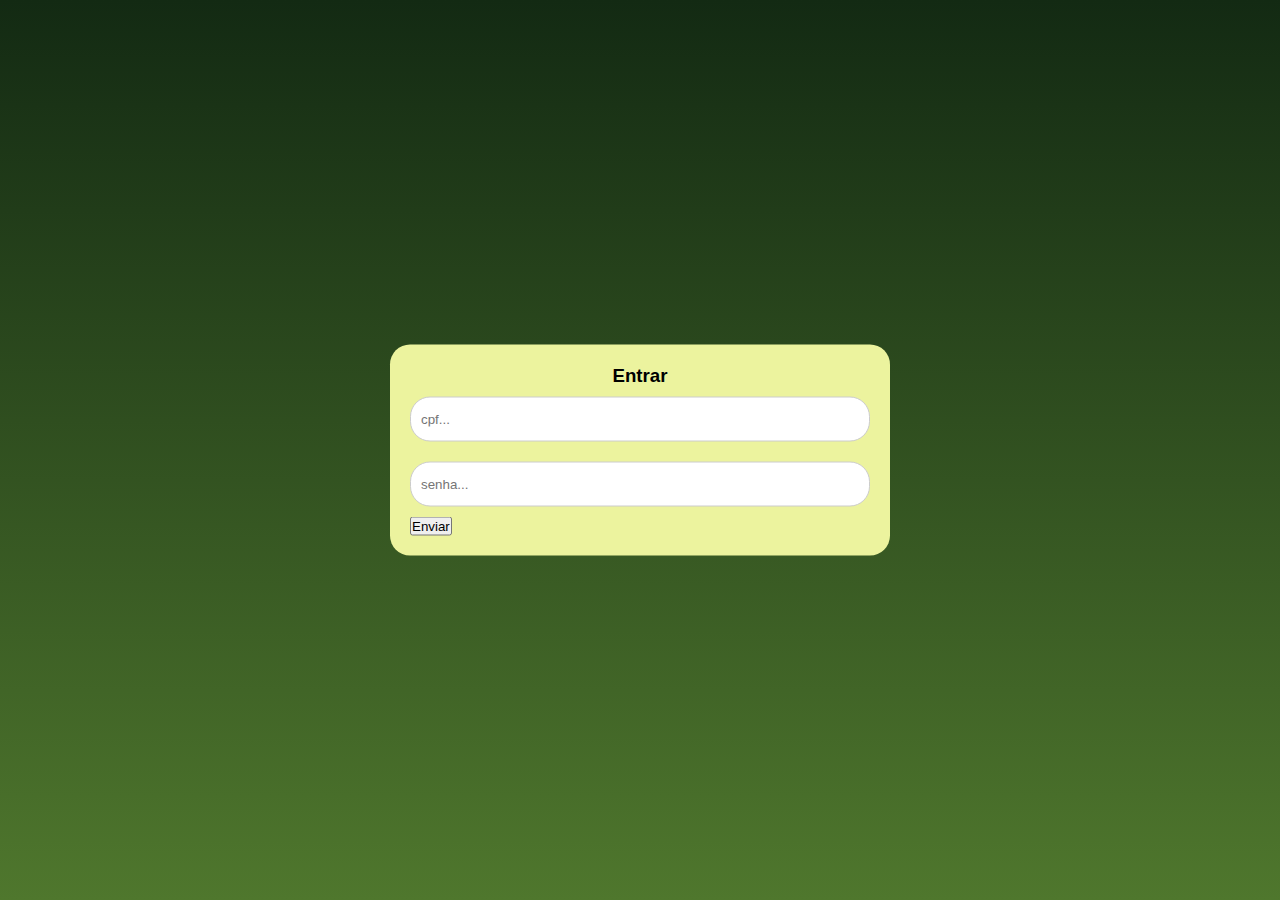
<file: pagina cadastro/index.html>
<html>

<head>
    <title>RML</title>
    <link href="style.css" rel="stylesheet" />
    <meta name="viewport" content="width=device-width, initial-scale=1.0">
    <link rel="shortcut icon" href="../pagina inicial/assets/img/folha2.png">

</head>

<body>
    <form>
        <h3>Entrar</h3>
        <input id="email" type="text" name="email" placeholder="cpf..." />
        <input type="password" id="senha" name="senha" placeholder="senha..." />
        <input type="button" onclick='x()' name="acao" value="Enviar" />
    </form>
    <script>
        function x() {
            let url = 'http://10.87.207.18:8080/RMLback/login'
            var settings = {
                headers: {
                    'Accept': 'application/json',
                    'Content-Type': 'application/json'
                },
                method: "POST",
                body: JSON.stringify({  
                    "cpf":document.querySelectorAll('input')[0].value, 
                    "senha":document.querySelectorAll('input')[1].value
                })
            }

            async function getiten() {
                let iten = await fetch(url, settings)
                let response = await iten.json()
                return response
            }
            getiten().then(resp => {
                console.log(resp)
            })
        }
    </script>
</body>

</html>
</file>
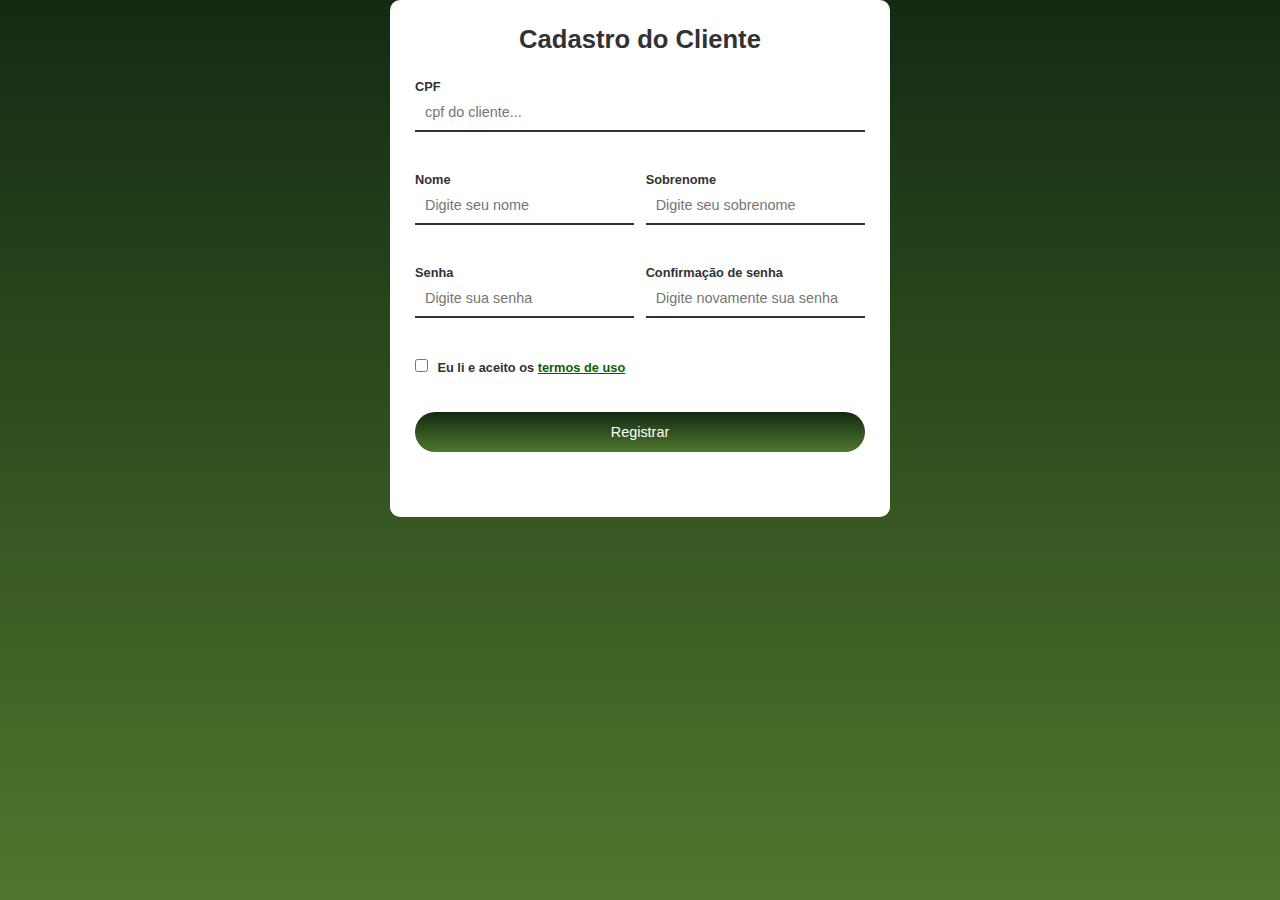
<file: pagina clientes/form_register_com_validacao-master/index.html>
<!DOCTYPE html>
<html lang="en">
  <head>
    <meta charset="UTF-8">
    <meta name="viewport" content="width=device-width, initial-scale=1.0">
    <meta http-equiv="X-UA-Compatible" content="ie=edge">
    <title>RML</title>
    <link rel="stylesheet" href="css/styles.css">
    <link rel="shortcut icon" href="../form_register_com_validacao-master/img/folha2.png">
  </head>
  <body>
    <div class= "body">
      <div id="main-container">
        <h1>Cadastro do Cliente</h1>
        <form id="register-form" action="">
          <div class="full-box">
            <label for="email">CPF</label>
            <input type="email" name="email" id="email" placeholder="cpf do cliente..." data-min-length="2" data-email-validate>
          </div>
          <div class="half-box spacing">
              <label for="name">Nome</label>
              <input type="text" name="name" id="name" placeholder="Digite seu nome" data-required data-min-length="3" data-max-length="16">
          </div>
          <div class="half-box">
              <label for="lastname">Sobrenome</label>
              <input type="text" name="lastname" id="lastname" placeholder="Digite seu sobrenome" data-required data-only-letters>
          </div>
          <div class="half-box spacing">
            <label for="lastname">Senha</label>
            <input type="password" name="password" id="password" placeholder="Digite sua senha" data-password-validate data-required>
          </div>
          <div class="half-box">
            <label for="passconfirmation">Confirmação de senha</label>
            <input type="password" name="passconfirmation" id="passwordconfirmation" placeholder="Digite novamente sua senha" data-equal="password">
          </div>
          <div>
            <input type="checkbox" name="agreement" id="agreement">
            <label for="agreement" id="agreement-label">Eu li e aceito os <a href="#">termos de uso</a></label>
          </div>
          <div class="full-box">
            <input id="btn-submit" type="submit" value="Registrar">
          </div>
        </form>
      </div>
    </div>
    <p class="error-validation template"></p>
    <script src="js/scripts.js"></script>
  </body>
</html>
</file>
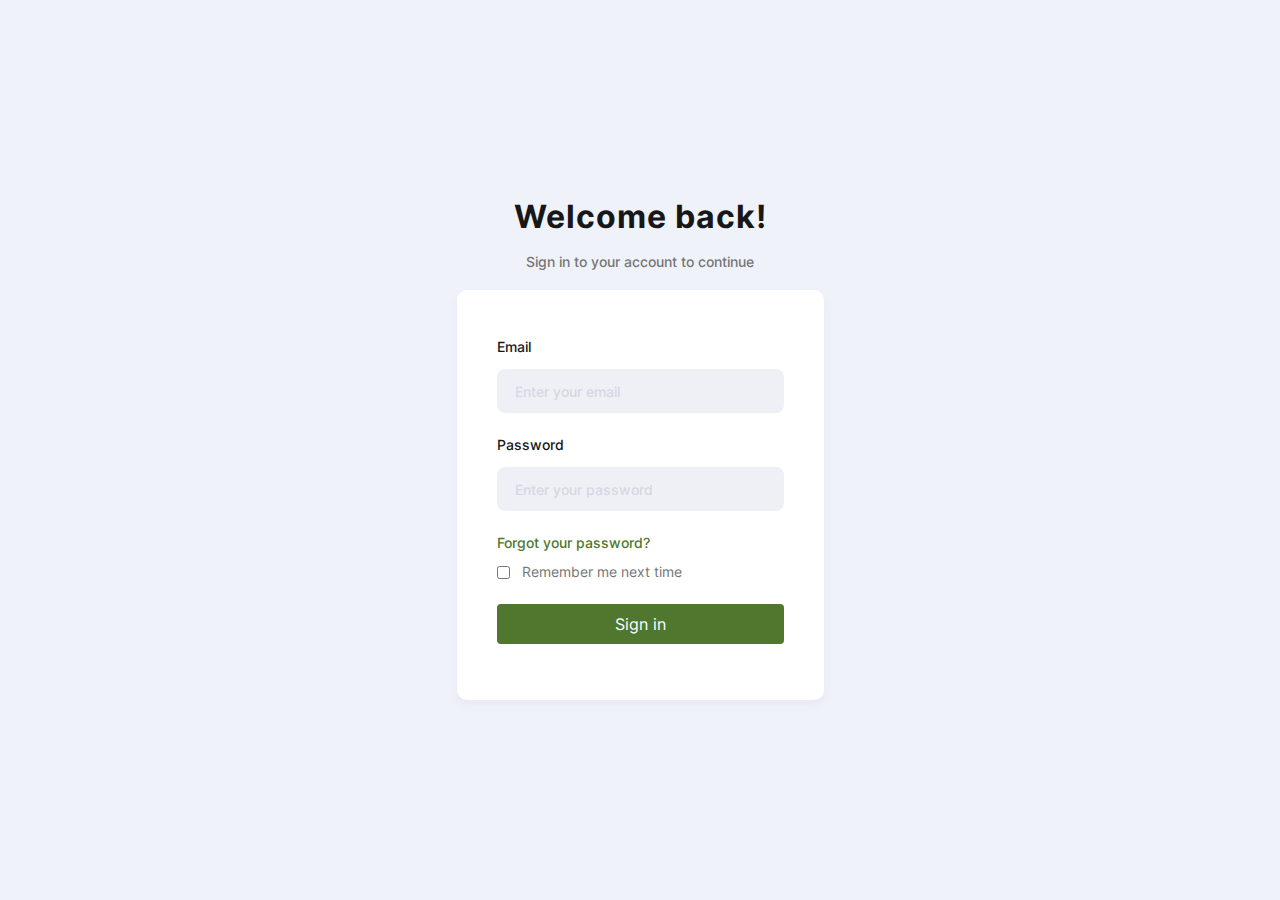
<file: pagina admin/signin.html>
<!DOCTYPE html><html lang="en"><head>  <meta charset="UTF-8">  <meta http-equiv="X-UA-Compatible" content="IE=edge">  <meta name="viewport" content="width=device-width, initial-scale=1.0">  <title>Elegant Dashboard | Sign In</title>  <!-- Favicon -->  <link rel="shortcut icon" href="./img/svg/logo.svg" type="image/x-icon">  <!-- Custom styles -->  <link rel="stylesheet" href="./css/style.min.css"></head><body>  <div class="layer"></div><main class="page-center">  <article class="sign-up">    <h1 class="sign-up__title">Welcome back!</h1>    <p class="sign-up__subtitle">Sign in to your account to continue</p>    <form class="sign-up-form form" action="" method="">      <label class="form-label-wrapper">        <p class="form-label">Email</p>        <input class="form-input" type="email" placeholder="Enter your email" required>      </label>      <label class="form-label-wrapper">        <p class="form-label">Password</p>        <input class="form-input" type="password" placeholder="Enter your password" required>      </label>      <a class="link-info forget-link" href="##">Forgot your password?</a>      <label class="form-checkbox-wrapper">        <input class="form-checkbox" type="checkbox" required>        <span class="form-checkbox-label">Remember me next time</span>      </label>      <button class="form-btn primary-default-btn transparent-btn">Sign in</button>    </form>  </article></main><!-- Chart library --><script src="./plugins/chart.min.js"></script><!-- Icons library --><script src="plugins/feather.min.js"></script><!-- Custom scripts --><script src="js/script.js"></script></body></html>
</file>
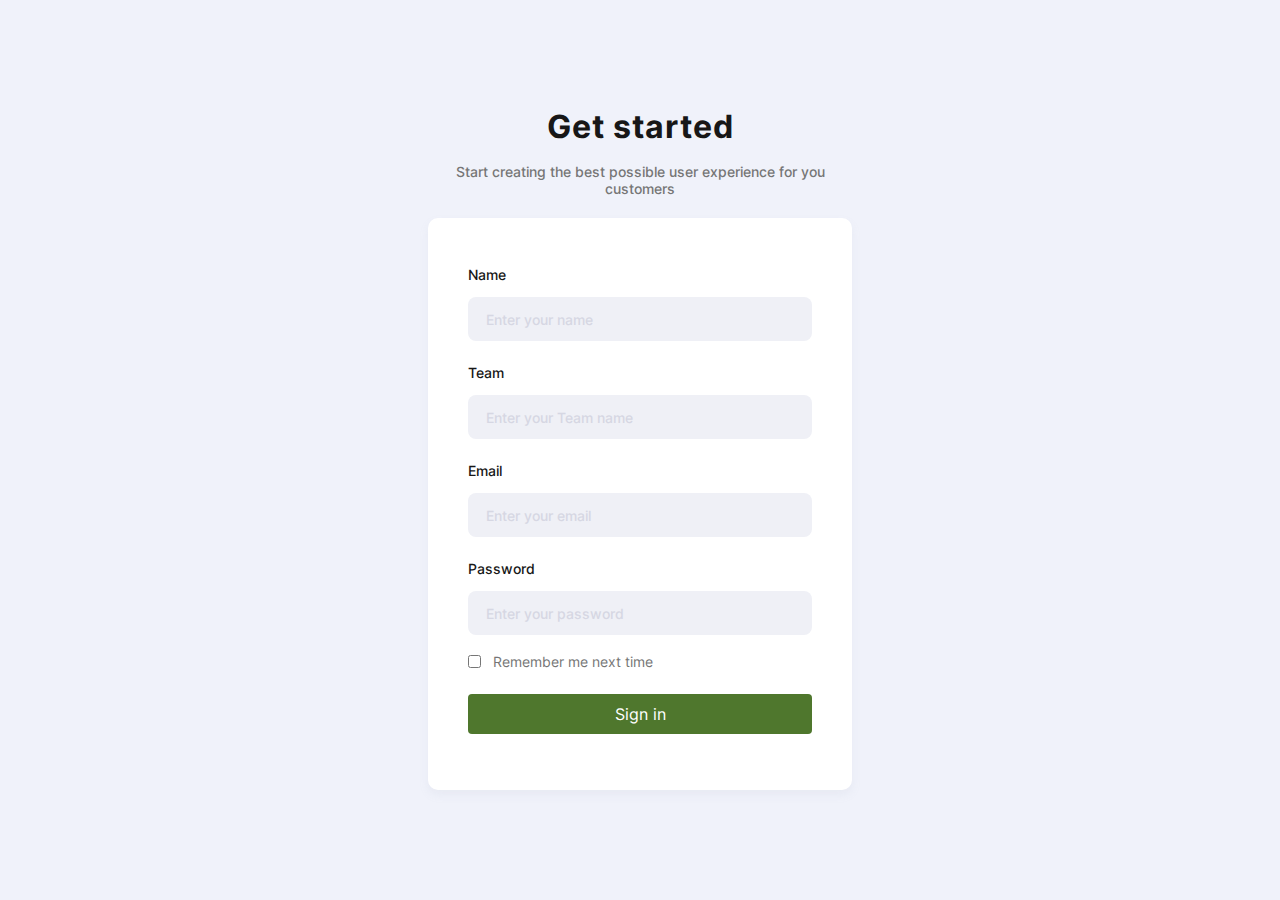
<file: pagina admin/signup.html>
<!DOCTYPE html><html lang="en"><head>  <meta charset="UTF-8">  <meta http-equiv="X-UA-Compatible" content="IE=edge">  <meta name="viewport" content="width=device-width, initial-scale=1.0">  <title>Elegant Dashboard | Sign Up</title>  <!-- Favicon -->  <link rel="shortcut icon" href="./img/svg/logo.svg" type="image/x-icon">  <!-- Custom styles -->  <link rel="stylesheet" href="./css/style.min.css"></head><body>  <div class="layer"></div><main class="page-center">  <article class="sign-up">    <h1 class="sign-up__title">Get started</h1>    <p class="sign-up__subtitle">Start creating the best possible user experience for you customers</p>    <form class="sign-up-form form" action="" method="">      <label class="form-label-wrapper">        <p class="form-label">Name</p>        <input class="form-input" type="text" placeholder="Enter your name" required>      </label>      <label class="form-label-wrapper">        <p class="form-label">Team</p>        <input class="form-input" type="email" placeholder="Enter your Team name" required>      </label>      <label class="form-label-wrapper">        <p class="form-label">Email</p>        <input class="form-input" type="email" placeholder="Enter your email" required>      </label>      <label class="form-label-wrapper">        <p class="form-label">Password</p>        <input class="form-input" type="password" placeholder="Enter your password" required>      </label>      <label class="form-checkbox-wrapper">        <input class="form-checkbox" type="checkbox" required>        <span class="form-checkbox-label">Remember me next time</span>      </label>      <button class="form-btn primary-default-btn transparent-btn">Sign in</button>    </form>  </article></main><!-- Chart library --><script src="./plugins/chart.min.js"></script><!-- Icons library --><script src="plugins/feather.min.js"></script><!-- Custom scripts --><script src="js/script.js"></script></body></html>
</file>
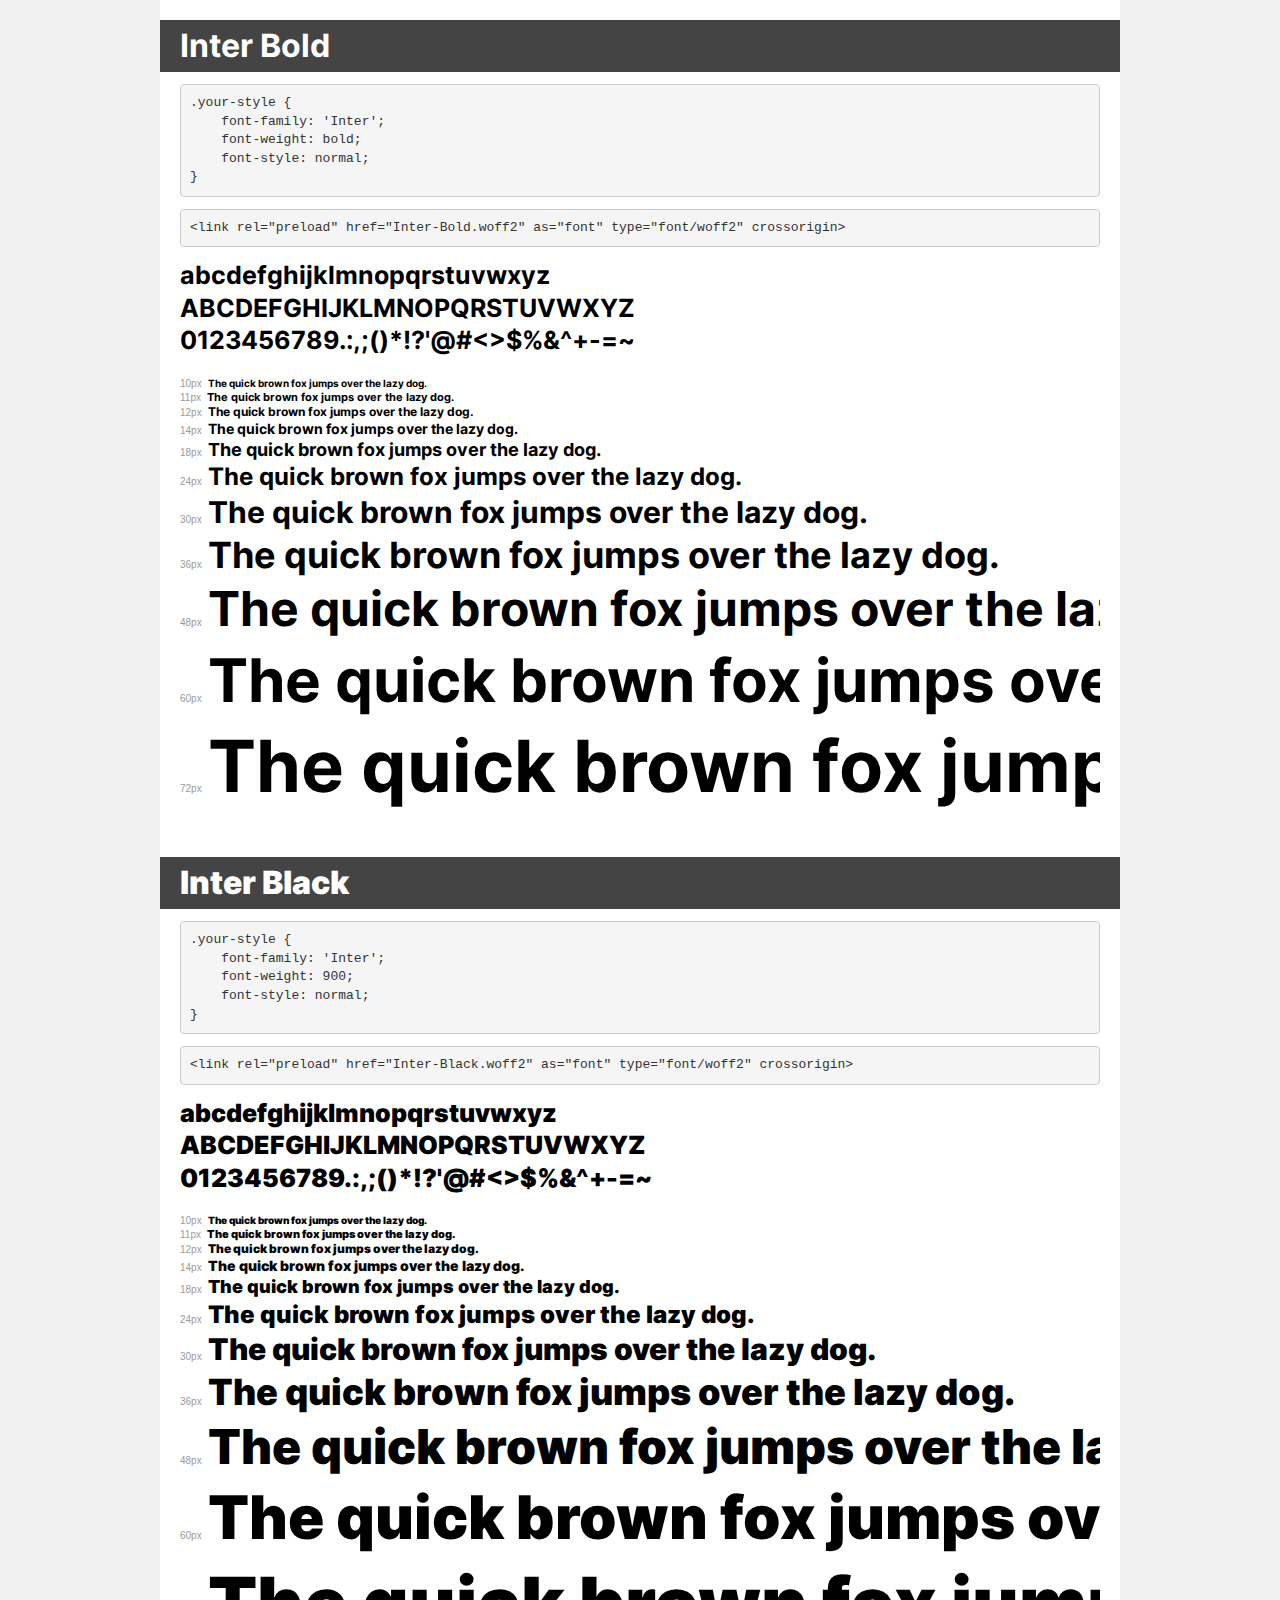
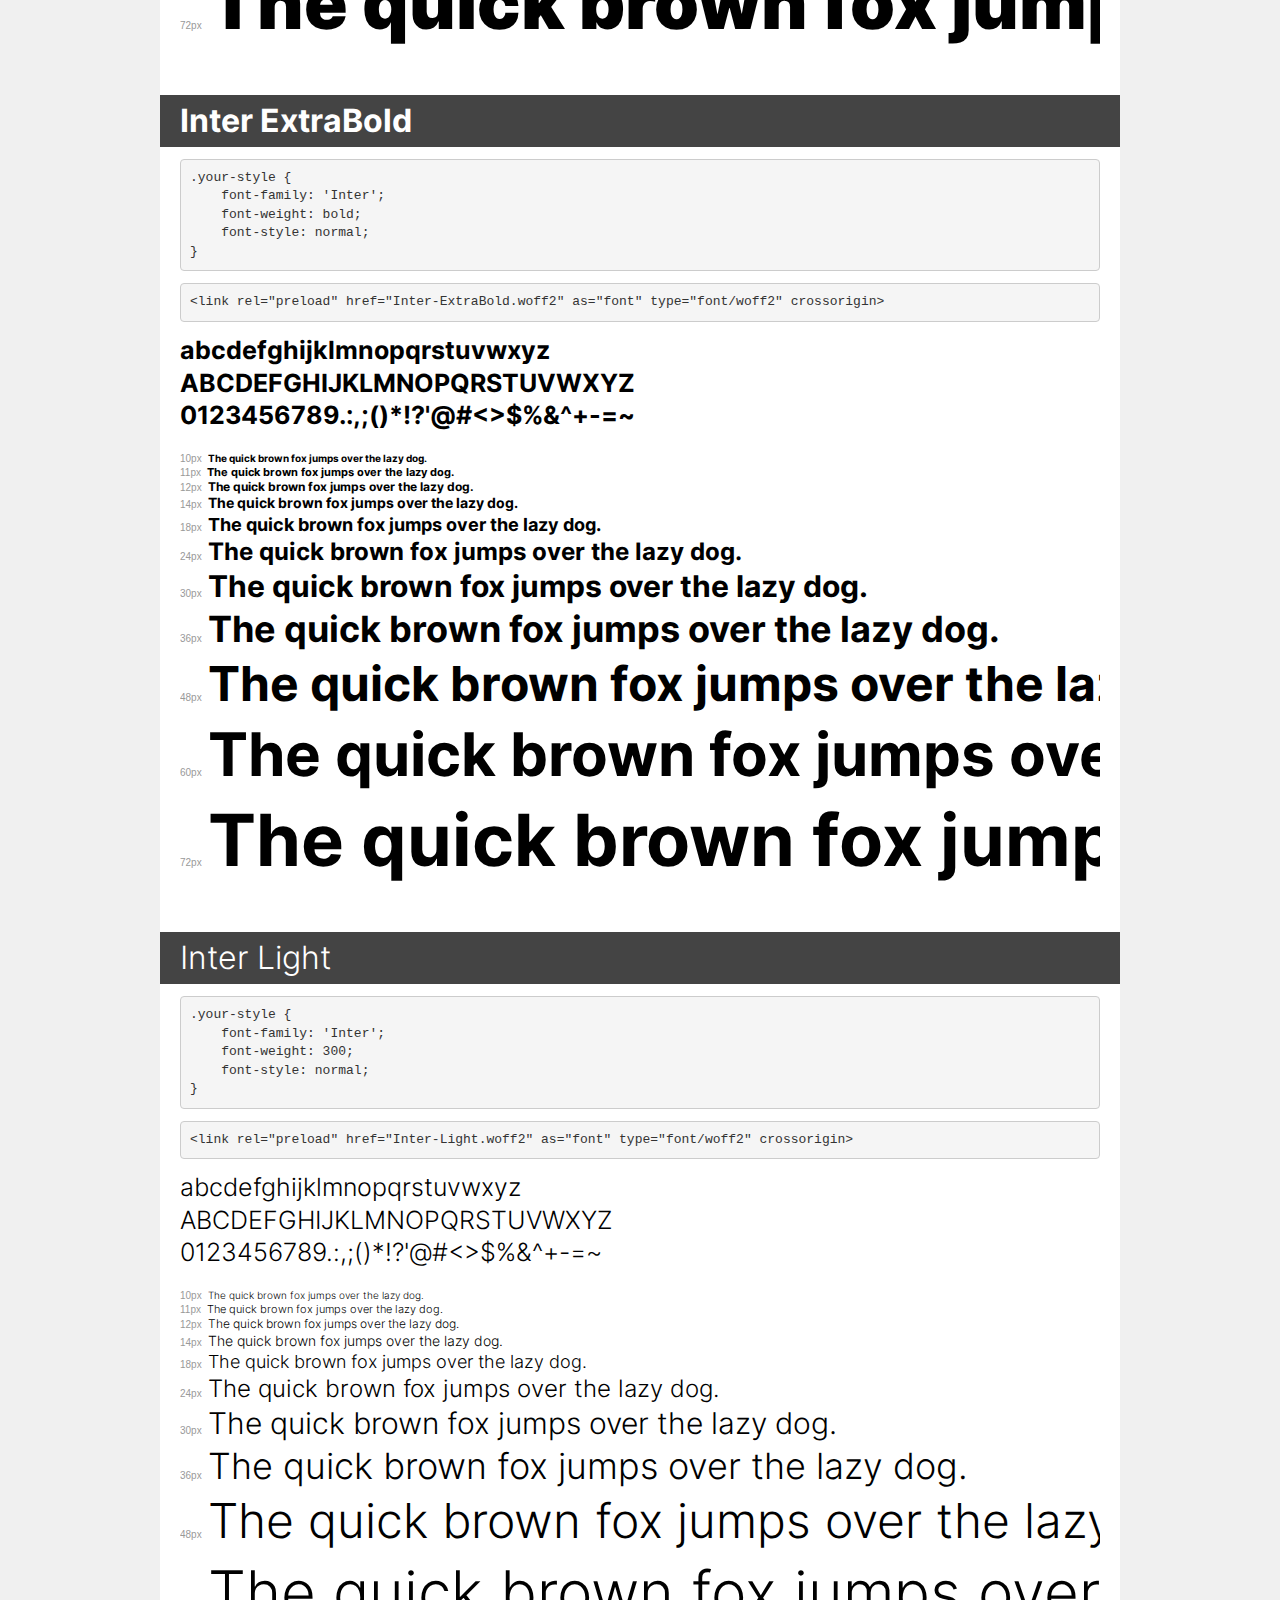
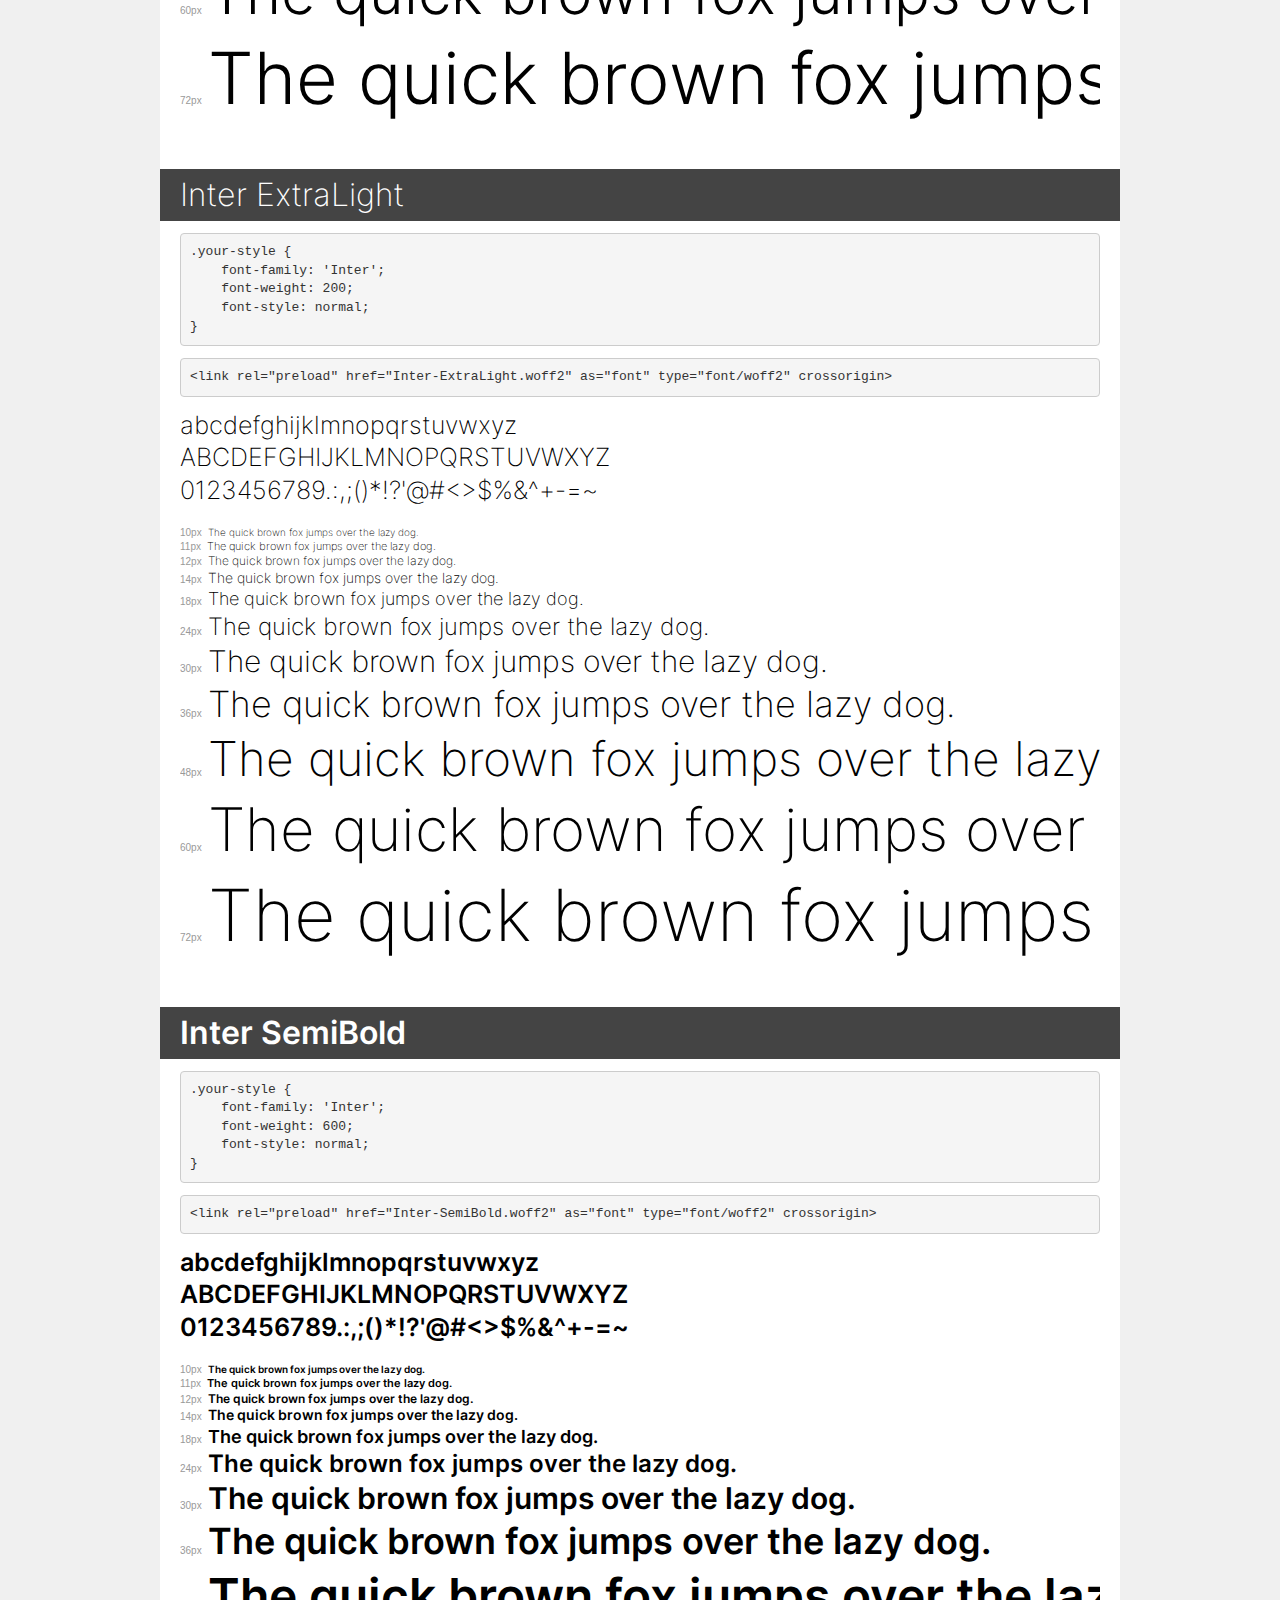
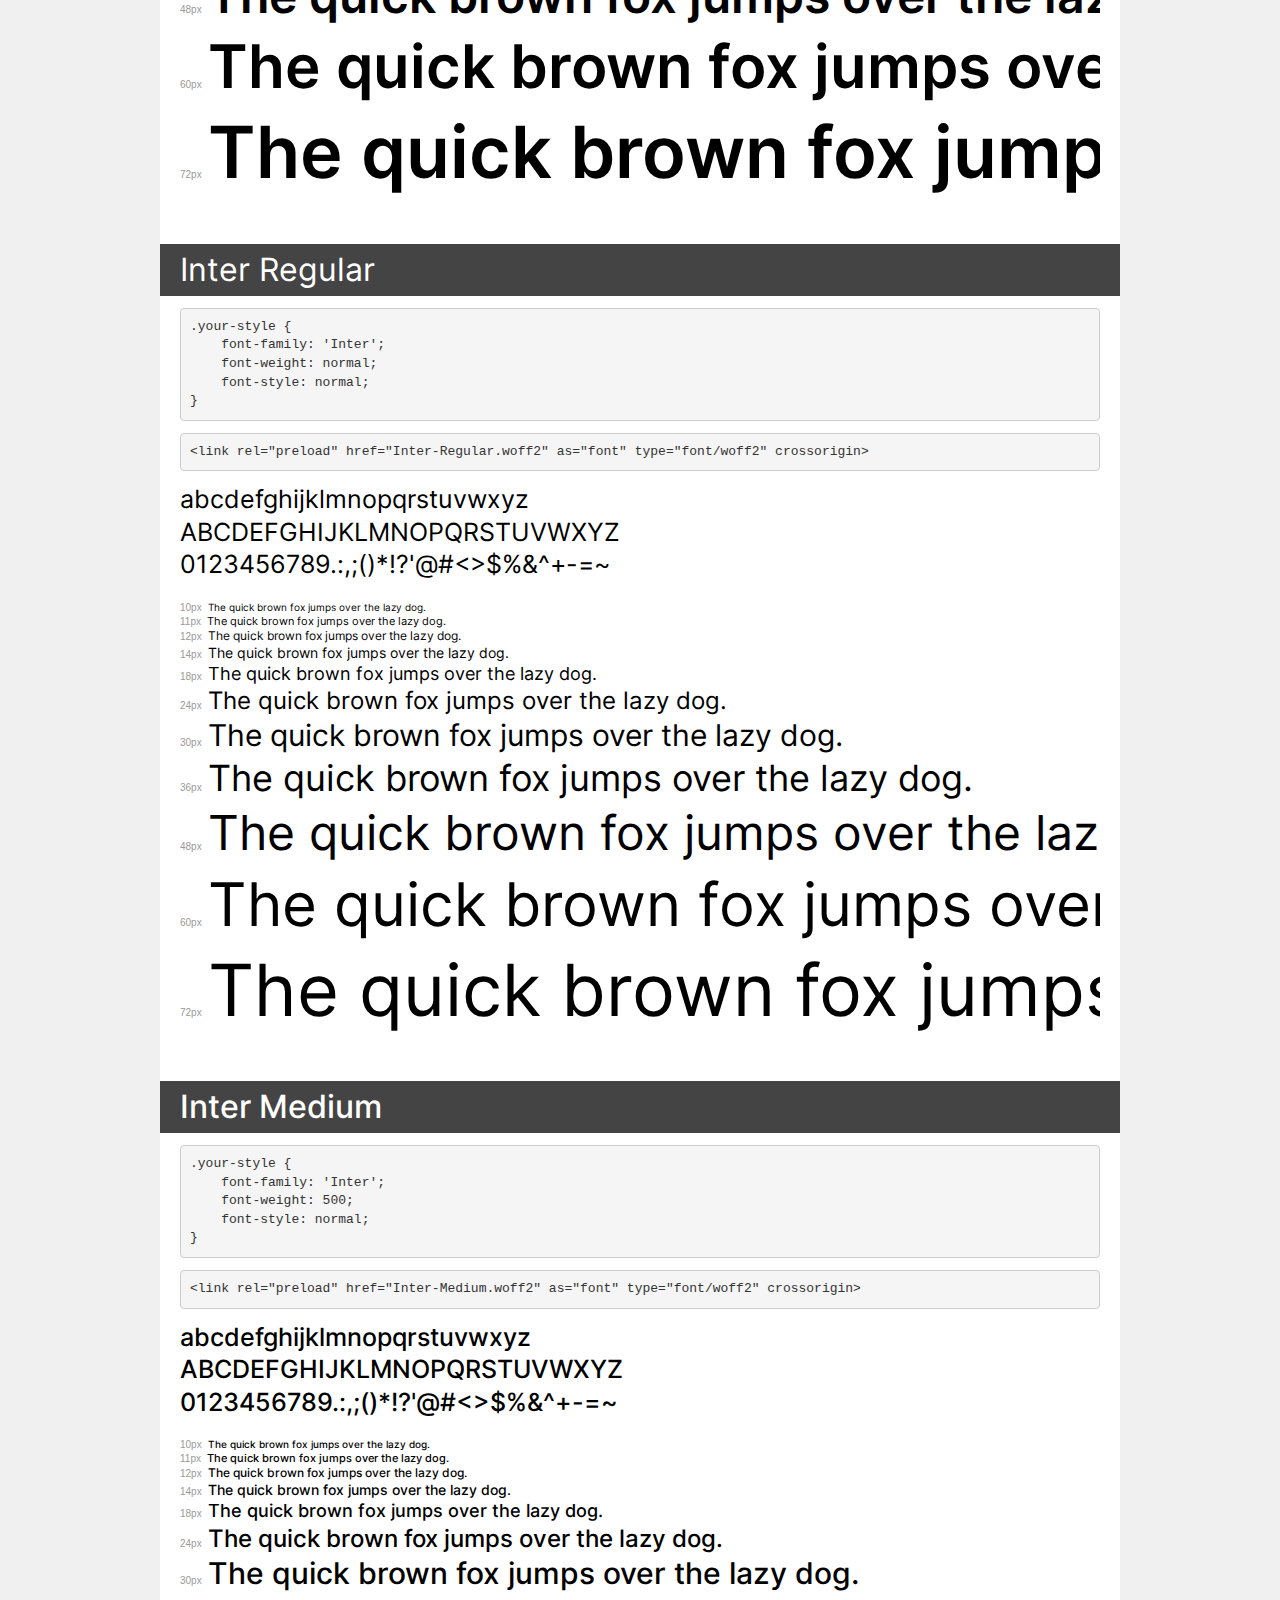
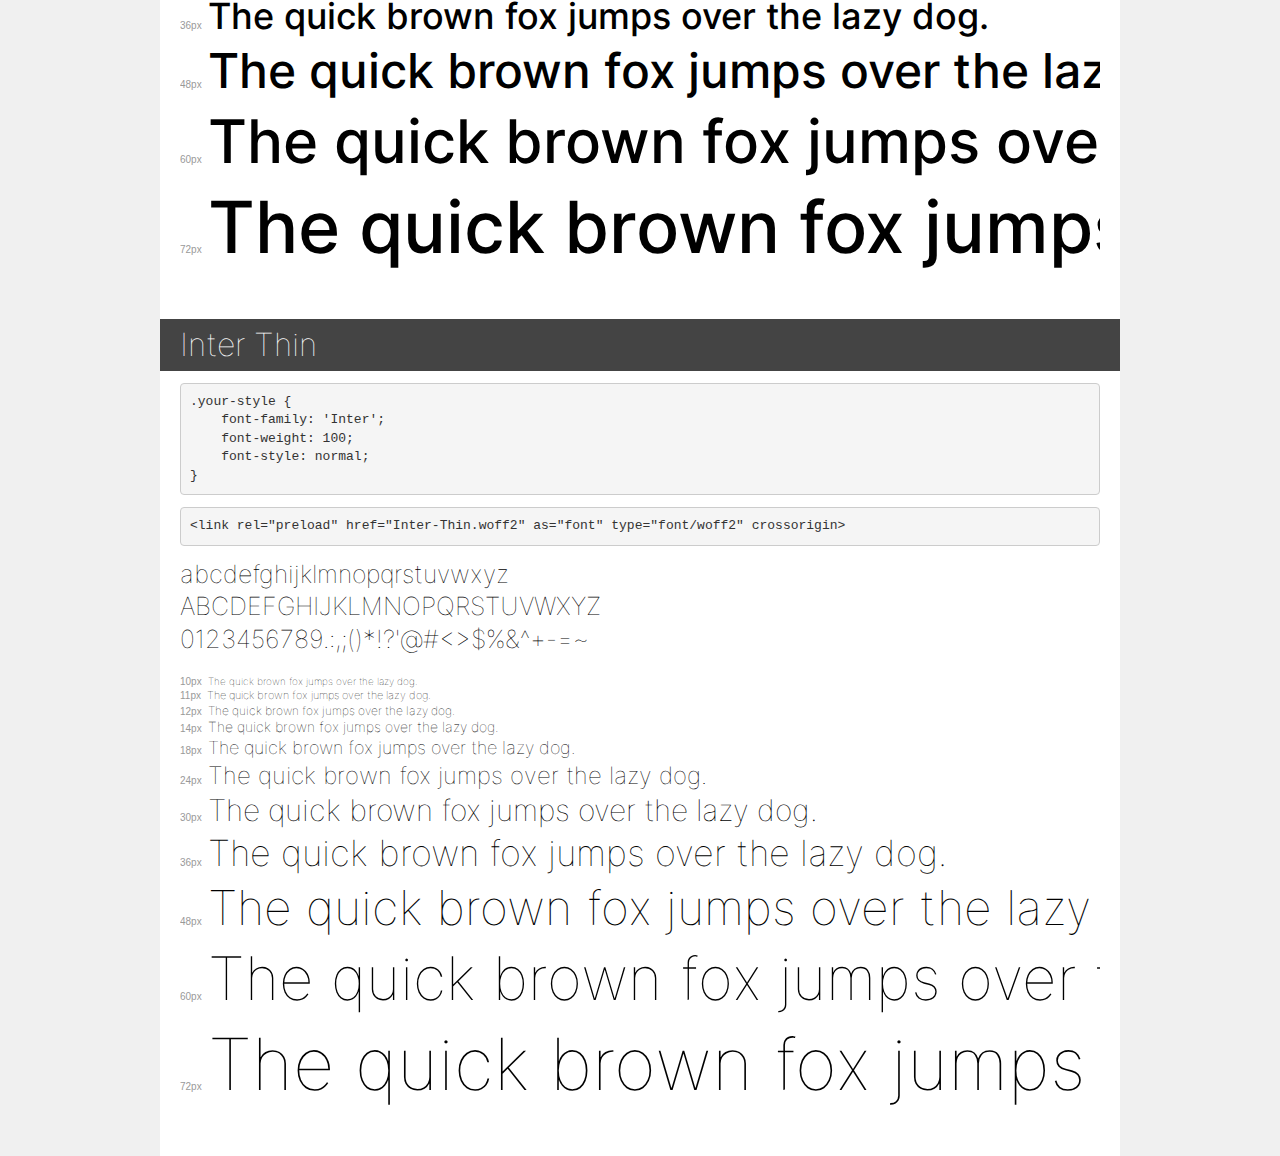
<file: pagina admin/fonts/demo.html>
<!DOCTYPE html>
<html lang="en">
<head>
    <meta charset="utf-8">
    <meta http-equiv="X-UA-Compatible" content="IE=edge">
    <meta name="viewport" content="width=device-width, initial-scale=1">
    <meta name="robots" content="noindex, noarchive">
    <meta name="format-detection" content="telephone=no">
    <title>Transfonter demo</title>
    <link href="stylesheet.css" rel="stylesheet">
    <style>
        /*
        http://meyerweb.com/eric/tools/css/reset/
        v2.0 | 20110126
        License: none (public domain)
        */
        html, body, div, span, applet, object, iframe,
        h1, h2, h3, h4, h5, h6, p, blockquote, pre,
        a, abbr, acronym, address, big, cite, code,
        del, dfn, em, img, ins, kbd, q, s, samp,
        small, strike, strong, sub, sup, tt, var,
        b, u, i, center,
        dl, dt, dd, ol, ul, li,
        fieldset, form, label, legend,
        table, caption, tbody, tfoot, thead, tr, th, td,
        article, aside, canvas, details, embed,
        figure, figcaption, footer, header, hgroup,
        menu, nav, output, ruby, section, summary,
        time, mark, audio, video {
            margin: 0;
            padding: 0;
            border: 0;
            font-size: 100%;
            font: inherit;
            vertical-align: baseline;
        }
        /* HTML5 display-role reset for older browsers */
        article, aside, details, figcaption, figure,
        footer, header, hgroup, menu, nav, section {
            display: block;
        }
        body {
            line-height: 1;
        }
        ol, ul {
            list-style: none;
        }
        blockquote, q {
            quotes: none;
        }
        blockquote:before, blockquote:after,
        q:before, q:after {
            content: '';
            content: none;
        }
        table {
            border-collapse: collapse;
            border-spacing: 0;
        }
        /* demo styles */
        body {
            background: #f0f0f0;
            color: #000;
        }
        .page {
            background: #fff;
            width: 920px;
            margin: 0 auto;
            padding: 20px 20px 0 20px;
            overflow: hidden;
        }
        .font-container {
            overflow-x: auto;
            overflow-y: hidden;
            margin-bottom: 40px;
            line-height: 1.3;
            white-space: nowrap;
            padding-bottom: 5px;
        }
        h1 {
            position: relative;
            background: #444;
            font-size: 32px;
            color: #fff;
            padding: 10px 20px;
            margin: 0 -20px 12px -20px;
        }
        .letters {
            font-size: 25px;
            margin-bottom: 20px;
        }
        .s10:before {
            content: '10px';
        }
        .s11:before {
            content: '11px';
        }
        .s12:before {
            content: '12px';
        }
        .s14:before {
            content: '14px';
        }
        .s18:before {
            content: '18px';
        }
        .s24:before {
            content: '24px';
        }
        .s30:before {
            content: '30px';
        }
        .s36:before {
            content: '36px';
        }
        .s48:before {
            content: '48px';
        }
        .s60:before {
            content: '60px';
        }
        .s72:before {
            content: '72px';
        }
        .s10:before, .s11:before, .s12:before, .s14:before,
        .s18:before, .s24:before, .s30:before, .s36:before,
        .s48:before, .s60:before, .s72:before {
            font-family: Arial, sans-serif;
            font-size: 10px;
            font-weight: normal;
            font-style: normal;
            color: #999;
            padding-right: 6px;
        }
        pre {
            display: block;
            padding: 9px;
            margin: 0 0 12px;
            font-family: Monaco, Menlo, Consolas, "Courier New", monospace;
            font-size: 13px;
            line-height: 1.428571429;
            color: #333;
            font-weight: normal;
            font-style: normal;
            background-color: #f5f5f5;
            border: 1px solid #ccc;
            overflow-x: auto;
            border-radius: 4px;
        }
        /* responsive */
        @media (max-width: 959px) {
            .page {
                width: auto;
                margin: 0;
            }
        }
    </style>
</head>
<body>
<div class="page">
    <div class="demo">
        <h1 style="font-family: 'Inter'; font-weight: bold; font-style: normal;">Inter Bold</h1>
        <pre title="Usage">.your-style {
    font-family: 'Inter';
    font-weight: bold;
    font-style: normal;
}</pre>
        <pre title="Preload (optional)">
&lt;link rel=&quot;preload&quot; href=&quot;Inter-Bold.woff2&quot; as=&quot;font&quot; type=&quot;font/woff2&quot; crossorigin&gt;</pre>
        <div class="font-container" style="font-family: 'Inter'; font-weight: bold; font-style: normal;">
            <p class="letters">
                abcdefghijklmnopqrstuvwxyz<br>
ABCDEFGHIJKLMNOPQRSTUVWXYZ<br>
                0123456789.:,;()*!?'@#&lt;&gt;$%&^+-=~
            </p>
            <p class="s10" style="font-size: 10px;">The quick brown fox jumps over the lazy dog.</p>
            <p class="s11" style="font-size: 11px;">The quick brown fox jumps over the lazy dog.</p>
            <p class="s12" style="font-size: 12px;">The quick brown fox jumps over the lazy dog.</p>
            <p class="s14" style="font-size: 14px;">The quick brown fox jumps over the lazy dog.</p>
            <p class="s18" style="font-size: 18px;">The quick brown fox jumps over the lazy dog.</p>
            <p class="s24" style="font-size: 24px;">The quick brown fox jumps over the lazy dog.</p>
            <p class="s30" style="font-size: 30px;">The quick brown fox jumps over the lazy dog.</p>
            <p class="s36" style="font-size: 36px;">The quick brown fox jumps over the lazy dog.</p>
            <p class="s48" style="font-size: 48px;">The quick brown fox jumps over the lazy dog.</p>
            <p class="s60" style="font-size: 60px;">The quick brown fox jumps over the lazy dog.</p>
            <p class="s72" style="font-size: 72px;">The quick brown fox jumps over the lazy dog.</p>
        </div>
    </div>

    <div class="demo">
        <h1 style="font-family: 'Inter'; font-weight: 900; font-style: normal;">Inter Black</h1>
        <pre title="Usage">.your-style {
    font-family: 'Inter';
    font-weight: 900;
    font-style: normal;
}</pre>
        <pre title="Preload (optional)">
&lt;link rel=&quot;preload&quot; href=&quot;Inter-Black.woff2&quot; as=&quot;font&quot; type=&quot;font/woff2&quot; crossorigin&gt;</pre>
        <div class="font-container" style="font-family: 'Inter'; font-weight: 900; font-style: normal;">
            <p class="letters">
                abcdefghijklmnopqrstuvwxyz<br>
ABCDEFGHIJKLMNOPQRSTUVWXYZ<br>
                0123456789.:,;()*!?'@#&lt;&gt;$%&^+-=~
            </p>
            <p class="s10" style="font-size: 10px;">The quick brown fox jumps over the lazy dog.</p>
            <p class="s11" style="font-size: 11px;">The quick brown fox jumps over the lazy dog.</p>
            <p class="s12" style="font-size: 12px;">The quick brown fox jumps over the lazy dog.</p>
            <p class="s14" style="font-size: 14px;">The quick brown fox jumps over the lazy dog.</p>
            <p class="s18" style="font-size: 18px;">The quick brown fox jumps over the lazy dog.</p>
            <p class="s24" style="font-size: 24px;">The quick brown fox jumps over the lazy dog.</p>
            <p class="s30" style="font-size: 30px;">The quick brown fox jumps over the lazy dog.</p>
            <p class="s36" style="font-size: 36px;">The quick brown fox jumps over the lazy dog.</p>
            <p class="s48" style="font-size: 48px;">The quick brown fox jumps over the lazy dog.</p>
            <p class="s60" style="font-size: 60px;">The quick brown fox jumps over the lazy dog.</p>
            <p class="s72" style="font-size: 72px;">The quick brown fox jumps over the lazy dog.</p>
        </div>
    </div>

    <div class="demo">
        <h1 style="font-family: 'Inter'; font-weight: bold; font-style: normal;">Inter ExtraBold</h1>
        <pre title="Usage">.your-style {
    font-family: 'Inter';
    font-weight: bold;
    font-style: normal;
}</pre>
        <pre title="Preload (optional)">
&lt;link rel=&quot;preload&quot; href=&quot;Inter-ExtraBold.woff2&quot; as=&quot;font&quot; type=&quot;font/woff2&quot; crossorigin&gt;</pre>
        <div class="font-container" style="font-family: 'Inter'; font-weight: bold; font-style: normal;">
            <p class="letters">
                abcdefghijklmnopqrstuvwxyz<br>
ABCDEFGHIJKLMNOPQRSTUVWXYZ<br>
                0123456789.:,;()*!?'@#&lt;&gt;$%&^+-=~
            </p>
            <p class="s10" style="font-size: 10px;">The quick brown fox jumps over the lazy dog.</p>
            <p class="s11" style="font-size: 11px;">The quick brown fox jumps over the lazy dog.</p>
            <p class="s12" style="font-size: 12px;">The quick brown fox jumps over the lazy dog.</p>
            <p class="s14" style="font-size: 14px;">The quick brown fox jumps over the lazy dog.</p>
            <p class="s18" style="font-size: 18px;">The quick brown fox jumps over the lazy dog.</p>
            <p class="s24" style="font-size: 24px;">The quick brown fox jumps over the lazy dog.</p>
            <p class="s30" style="font-size: 30px;">The quick brown fox jumps over the lazy dog.</p>
            <p class="s36" style="font-size: 36px;">The quick brown fox jumps over the lazy dog.</p>
            <p class="s48" style="font-size: 48px;">The quick brown fox jumps over the lazy dog.</p>
            <p class="s60" style="font-size: 60px;">The quick brown fox jumps over the lazy dog.</p>
            <p class="s72" style="font-size: 72px;">The quick brown fox jumps over the lazy dog.</p>
        </div>
    </div>

    <div class="demo">
        <h1 style="font-family: 'Inter'; font-weight: 300; font-style: normal;">Inter Light</h1>
        <pre title="Usage">.your-style {
    font-family: 'Inter';
    font-weight: 300;
    font-style: normal;
}</pre>
        <pre title="Preload (optional)">
&lt;link rel=&quot;preload&quot; href=&quot;Inter-Light.woff2&quot; as=&quot;font&quot; type=&quot;font/woff2&quot; crossorigin&gt;</pre>
        <div class="font-container" style="font-family: 'Inter'; font-weight: 300; font-style: normal;">
            <p class="letters">
                abcdefghijklmnopqrstuvwxyz<br>
ABCDEFGHIJKLMNOPQRSTUVWXYZ<br>
                0123456789.:,;()*!?'@#&lt;&gt;$%&^+-=~
            </p>
            <p class="s10" style="font-size: 10px;">The quick brown fox jumps over the lazy dog.</p>
            <p class="s11" style="font-size: 11px;">The quick brown fox jumps over the lazy dog.</p>
            <p class="s12" style="font-size: 12px;">The quick brown fox jumps over the lazy dog.</p>
            <p class="s14" style="font-size: 14px;">The quick brown fox jumps over the lazy dog.</p>
            <p class="s18" style="font-size: 18px;">The quick brown fox jumps over the lazy dog.</p>
            <p class="s24" style="font-size: 24px;">The quick brown fox jumps over the lazy dog.</p>
            <p class="s30" style="font-size: 30px;">The quick brown fox jumps over the lazy dog.</p>
            <p class="s36" style="font-size: 36px;">The quick brown fox jumps over the lazy dog.</p>
            <p class="s48" style="font-size: 48px;">The quick brown fox jumps over the lazy dog.</p>
            <p class="s60" style="font-size: 60px;">The quick brown fox jumps over the lazy dog.</p>
            <p class="s72" style="font-size: 72px;">The quick brown fox jumps over the lazy dog.</p>
        </div>
    </div>

    <div class="demo">
        <h1 style="font-family: 'Inter'; font-weight: 200; font-style: normal;">Inter ExtraLight</h1>
        <pre title="Usage">.your-style {
    font-family: 'Inter';
    font-weight: 200;
    font-style: normal;
}</pre>
        <pre title="Preload (optional)">
&lt;link rel=&quot;preload&quot; href=&quot;Inter-ExtraLight.woff2&quot; as=&quot;font&quot; type=&quot;font/woff2&quot; crossorigin&gt;</pre>
        <div class="font-container" style="font-family: 'Inter'; font-weight: 200; font-style: normal;">
            <p class="letters">
                abcdefghijklmnopqrstuvwxyz<br>
ABCDEFGHIJKLMNOPQRSTUVWXYZ<br>
                0123456789.:,;()*!?'@#&lt;&gt;$%&^+-=~
            </p>
            <p class="s10" style="font-size: 10px;">The quick brown fox jumps over the lazy dog.</p>
            <p class="s11" style="font-size: 11px;">The quick brown fox jumps over the lazy dog.</p>
            <p class="s12" style="font-size: 12px;">The quick brown fox jumps over the lazy dog.</p>
            <p class="s14" style="font-size: 14px;">The quick brown fox jumps over the lazy dog.</p>
            <p class="s18" style="font-size: 18px;">The quick brown fox jumps over the lazy dog.</p>
            <p class="s24" style="font-size: 24px;">The quick brown fox jumps over the lazy dog.</p>
            <p class="s30" style="font-size: 30px;">The quick brown fox jumps over the lazy dog.</p>
            <p class="s36" style="font-size: 36px;">The quick brown fox jumps over the lazy dog.</p>
            <p class="s48" style="font-size: 48px;">The quick brown fox jumps over the lazy dog.</p>
            <p class="s60" style="font-size: 60px;">The quick brown fox jumps over the lazy dog.</p>
            <p class="s72" style="font-size: 72px;">The quick brown fox jumps over the lazy dog.</p>
        </div>
    </div>

    <div class="demo">
        <h1 style="font-family: 'Inter'; font-weight: 600; font-style: normal;">Inter SemiBold</h1>
        <pre title="Usage">.your-style {
    font-family: 'Inter';
    font-weight: 600;
    font-style: normal;
}</pre>
        <pre title="Preload (optional)">
&lt;link rel=&quot;preload&quot; href=&quot;Inter-SemiBold.woff2&quot; as=&quot;font&quot; type=&quot;font/woff2&quot; crossorigin&gt;</pre>
        <div class="font-container" style="font-family: 'Inter'; font-weight: 600; font-style: normal;">
            <p class="letters">
                abcdefghijklmnopqrstuvwxyz<br>
ABCDEFGHIJKLMNOPQRSTUVWXYZ<br>
                0123456789.:,;()*!?'@#&lt;&gt;$%&^+-=~
            </p>
            <p class="s10" style="font-size: 10px;">The quick brown fox jumps over the lazy dog.</p>
            <p class="s11" style="font-size: 11px;">The quick brown fox jumps over the lazy dog.</p>
            <p class="s12" style="font-size: 12px;">The quick brown fox jumps over the lazy dog.</p>
            <p class="s14" style="font-size: 14px;">The quick brown fox jumps over the lazy dog.</p>
            <p class="s18" style="font-size: 18px;">The quick brown fox jumps over the lazy dog.</p>
            <p class="s24" style="font-size: 24px;">The quick brown fox jumps over the lazy dog.</p>
            <p class="s30" style="font-size: 30px;">The quick brown fox jumps over the lazy dog.</p>
            <p class="s36" style="font-size: 36px;">The quick brown fox jumps over the lazy dog.</p>
            <p class="s48" style="font-size: 48px;">The quick brown fox jumps over the lazy dog.</p>
            <p class="s60" style="font-size: 60px;">The quick brown fox jumps over the lazy dog.</p>
            <p class="s72" style="font-size: 72px;">The quick brown fox jumps over the lazy dog.</p>
        </div>
    </div>

    <div class="demo">
        <h1 style="font-family: 'Inter'; font-weight: normal; font-style: normal;">Inter Regular</h1>
        <pre title="Usage">.your-style {
    font-family: 'Inter';
    font-weight: normal;
    font-style: normal;
}</pre>
        <pre title="Preload (optional)">
&lt;link rel=&quot;preload&quot; href=&quot;Inter-Regular.woff2&quot; as=&quot;font&quot; type=&quot;font/woff2&quot; crossorigin&gt;</pre>
        <div class="font-container" style="font-family: 'Inter'; font-weight: normal; font-style: normal;">
            <p class="letters">
                abcdefghijklmnopqrstuvwxyz<br>
ABCDEFGHIJKLMNOPQRSTUVWXYZ<br>
                0123456789.:,;()*!?'@#&lt;&gt;$%&^+-=~
            </p>
            <p class="s10" style="font-size: 10px;">The quick brown fox jumps over the lazy dog.</p>
            <p class="s11" style="font-size: 11px;">The quick brown fox jumps over the lazy dog.</p>
            <p class="s12" style="font-size: 12px;">The quick brown fox jumps over the lazy dog.</p>
            <p class="s14" style="font-size: 14px;">The quick brown fox jumps over the lazy dog.</p>
            <p class="s18" style="font-size: 18px;">The quick brown fox jumps over the lazy dog.</p>
            <p class="s24" style="font-size: 24px;">The quick brown fox jumps over the lazy dog.</p>
            <p class="s30" style="font-size: 30px;">The quick brown fox jumps over the lazy dog.</p>
            <p class="s36" style="font-size: 36px;">The quick brown fox jumps over the lazy dog.</p>
            <p class="s48" style="font-size: 48px;">The quick brown fox jumps over the lazy dog.</p>
            <p class="s60" style="font-size: 60px;">The quick brown fox jumps over the lazy dog.</p>
            <p class="s72" style="font-size: 72px;">The quick brown fox jumps over the lazy dog.</p>
        </div>
    </div>

    <div class="demo">
        <h1 style="font-family: 'Inter'; font-weight: 500; font-style: normal;">Inter Medium</h1>
        <pre title="Usage">.your-style {
    font-family: 'Inter';
    font-weight: 500;
    font-style: normal;
}</pre>
        <pre title="Preload (optional)">
&lt;link rel=&quot;preload&quot; href=&quot;Inter-Medium.woff2&quot; as=&quot;font&quot; type=&quot;font/woff2&quot; crossorigin&gt;</pre>
        <div class="font-container" style="font-family: 'Inter'; font-weight: 500; font-style: normal;">
            <p class="letters">
                abcdefghijklmnopqrstuvwxyz<br>
ABCDEFGHIJKLMNOPQRSTUVWXYZ<br>
                0123456789.:,;()*!?'@#&lt;&gt;$%&^+-=~
            </p>
            <p class="s10" style="font-size: 10px;">The quick brown fox jumps over the lazy dog.</p>
            <p class="s11" style="font-size: 11px;">The quick brown fox jumps over the lazy dog.</p>
            <p class="s12" style="font-size: 12px;">The quick brown fox jumps over the lazy dog.</p>
            <p class="s14" style="font-size: 14px;">The quick brown fox jumps over the lazy dog.</p>
            <p class="s18" style="font-size: 18px;">The quick brown fox jumps over the lazy dog.</p>
            <p class="s24" style="font-size: 24px;">The quick brown fox jumps over the lazy dog.</p>
            <p class="s30" style="font-size: 30px;">The quick brown fox jumps over the lazy dog.</p>
            <p class="s36" style="font-size: 36px;">The quick brown fox jumps over the lazy dog.</p>
            <p class="s48" style="font-size: 48px;">The quick brown fox jumps over the lazy dog.</p>
            <p class="s60" style="font-size: 60px;">The quick brown fox jumps over the lazy dog.</p>
            <p class="s72" style="font-size: 72px;">The quick brown fox jumps over the lazy dog.</p>
        </div>
    </div>

    <div class="demo">
        <h1 style="font-family: 'Inter'; font-weight: 100; font-style: normal;">Inter Thin</h1>
        <pre title="Usage">.your-style {
    font-family: 'Inter';
    font-weight: 100;
    font-style: normal;
}</pre>
        <pre title="Preload (optional)">
&lt;link rel=&quot;preload&quot; href=&quot;Inter-Thin.woff2&quot; as=&quot;font&quot; type=&quot;font/woff2&quot; crossorigin&gt;</pre>
        <div class="font-container" style="font-family: 'Inter'; font-weight: 100; font-style: normal;">
            <p class="letters">
                abcdefghijklmnopqrstuvwxyz<br>
ABCDEFGHIJKLMNOPQRSTUVWXYZ<br>
                0123456789.:,;()*!?'@#&lt;&gt;$%&^+-=~
            </p>
            <p class="s10" style="font-size: 10px;">The quick brown fox jumps over the lazy dog.</p>
            <p class="s11" style="font-size: 11px;">The quick brown fox jumps over the lazy dog.</p>
            <p class="s12" style="font-size: 12px;">The quick brown fox jumps over the lazy dog.</p>
            <p class="s14" style="font-size: 14px;">The quick brown fox jumps over the lazy dog.</p>
            <p class="s18" style="font-size: 18px;">The quick brown fox jumps over the lazy dog.</p>
            <p class="s24" style="font-size: 24px;">The quick brown fox jumps over the lazy dog.</p>
            <p class="s30" style="font-size: 30px;">The quick brown fox jumps over the lazy dog.</p>
            <p class="s36" style="font-size: 36px;">The quick brown fox jumps over the lazy dog.</p>
            <p class="s48" style="font-size: 48px;">The quick brown fox jumps over the lazy dog.</p>
            <p class="s60" style="font-size: 60px;">The quick brown fox jumps over the lazy dog.</p>
            <p class="s72" style="font-size: 72px;">The quick brown fox jumps over the lazy dog.</p>
        </div>
    </div>

</div>
</body>
</html>
</file>
<file: pagina cadastro/style.css>
*{
        
            margin:0;
            padding:0;
            box-sizing: border-box;
        }

        body{
            background: linear-gradient(rgb(19, 42, 19) 0%, rgb(79, 119, 45) 100%);
        }

        form{
            background-color: rgb(236, 243, 158);            
            max-width: 500px;
            width: 70%;
            padding: 20px;
            position: absolute;
            left: 50%;
            top: 50%;
            transform: translate(-50%,-50%);
            border-radius: 20px;


        }
        form h3{
            text-align: center;
            color:#000000;
            font-family: 'Lucida Sans', 'Lucida Sans Regular', 'Lucida Grande', 'Lucida Sans Unicode', Geneva, Verdana, sans-serif;
        }

        form input[type=text],
        form input[type=password]{
            width: 100%;
            height: 45px;
            border: 1px solid #ccc;
            padding-left: 10px;
            margin: 10px 0;
            border-radius: 20px;
        }
        form input[type=submit]{
            width: 100%;
            height: 40px;
            cursor: pointer;
            background-color:rgb(79, 119, 45);
            color: rgb(236, 243, 158);
            border: 0;
            border-radius: 20px;
        }

        form input[type=submit]:hover{
            background-color: #0ba813;
            transition: 1s;
        }
</file>
<file: pagina clientes/form_register_com_validacao-master/css/styles.css>
/* geral */
* {
  margin: 0;
  padding: 0;
  box-sizing: border-box;
  font-family: Helvetica, sans-serif;
  color: #323232;
  border: none;
}

input, label {
  display: block;
  outline: none;
  width: 100%;
}

a {
  color: #0c6104;
}

body {
  background: linear-gradient(rgb(19, 42, 19) 0%, rgb(79, 119, 45) 100%);
  width: 100vw;
  height: 100vh;
}

/* form */
#main-container {
  width: 500px;
  margin-left: auto;
  margin-right: auto;
  background-color: #FFF;
  border-radius: 10px;
  padding: 25px;
}

#main-container h1 {
  text-align: center;
  margin-bottom: 25px;
  font-size: 1.6rem;
}

form {
  display: flex;
  flex-wrap: wrap;
  justify-content: space-between;
}

.full-box {
  flex: 1 1 100%;
  position: relative;
}

.half-box {
  flex: 1 1 45%;
  position: relative;
}

.spacing {
  margin-right: 2.5%;
}

label {
  font-weight: bold;
  font-size: .8rem;
}

input {
  border-bottom: 2px solid #323232;
  padding: 10px;
  font-size: .9rem;
  margin-bottom: 40px;
}

input:focus {
  border-color: #41e600;
}

input[type="submit"] {
  background: linear-gradient(rgb(19, 42, 19) 0%, rgb(79, 119, 45) 100%);
  color: #FFF;
  border: none;
  border-radius: 20px;
  height: 40px;
  cursor: pointer;
}

#agreement {
  margin-right: 5px;
}

#agreement, #agreement-label {
  display: inline-block;
  width: auto;
}

.error-validation {
  color: #ff1a1a;
  position: absolute;
  top: 57px;
  font-size: 12px;
}

.template {
  display: none;
}
</file>
<file: pagina admin/fonts/stylesheet.css>
@font-face {
    font-family: 'Inter';
    src: url('Inter-Thin.woff2') format('woff2');
    font-weight: 100;
    font-style: normal;
    font-display: swap;
}

@font-face {
    font-family: 'Inter';
    src: url('Inter-ExtraLight.woff2') format('woff2');
    font-weight: 200;
    font-style: normal;
    font-display: swap;
}

@font-face {
    font-family: 'Inter';
    src: url('Inter-Light.woff2') format('woff2');
    font-weight: 300;
    font-style: normal;
    font-display: swap;
}

@font-face {
    font-family: 'Inter';
    src: url('Inter-Regular.woff2') format('woff2');
    font-weight: 400;
    font-style: normal;
    font-display: swap;
}

@font-face {
    font-family: 'Inter';
    src: url('Inter-Medium.woff2') format('woff2');
    font-weight: 500;
    font-style: normal;
    font-display: swap;
}

@font-face {
    font-family: 'Inter';
    src: url('Inter-SemiBold.woff2') format('woff2');
    font-weight: 600;
    font-style: normal;
    font-display: swap;
}

@font-face {
    font-family: 'Inter';
    src: url('Inter-Bold.woff2') format('woff2');
    font-weight: 700;
    font-style: normal;
    font-display: swap;
}

@font-face {
    font-family: 'Inter';
    src: url('Inter-ExtraBold.woff2') format('woff2');
    font-weight: 800;
    font-style: normal;
    font-display: swap;
}

@font-face {
    font-family: 'Inter';
    src: url('Inter-Black.woff2') format('woff2');
    font-weight: 900;
    font-style: normal;
    font-display: swap;
}
</file>
